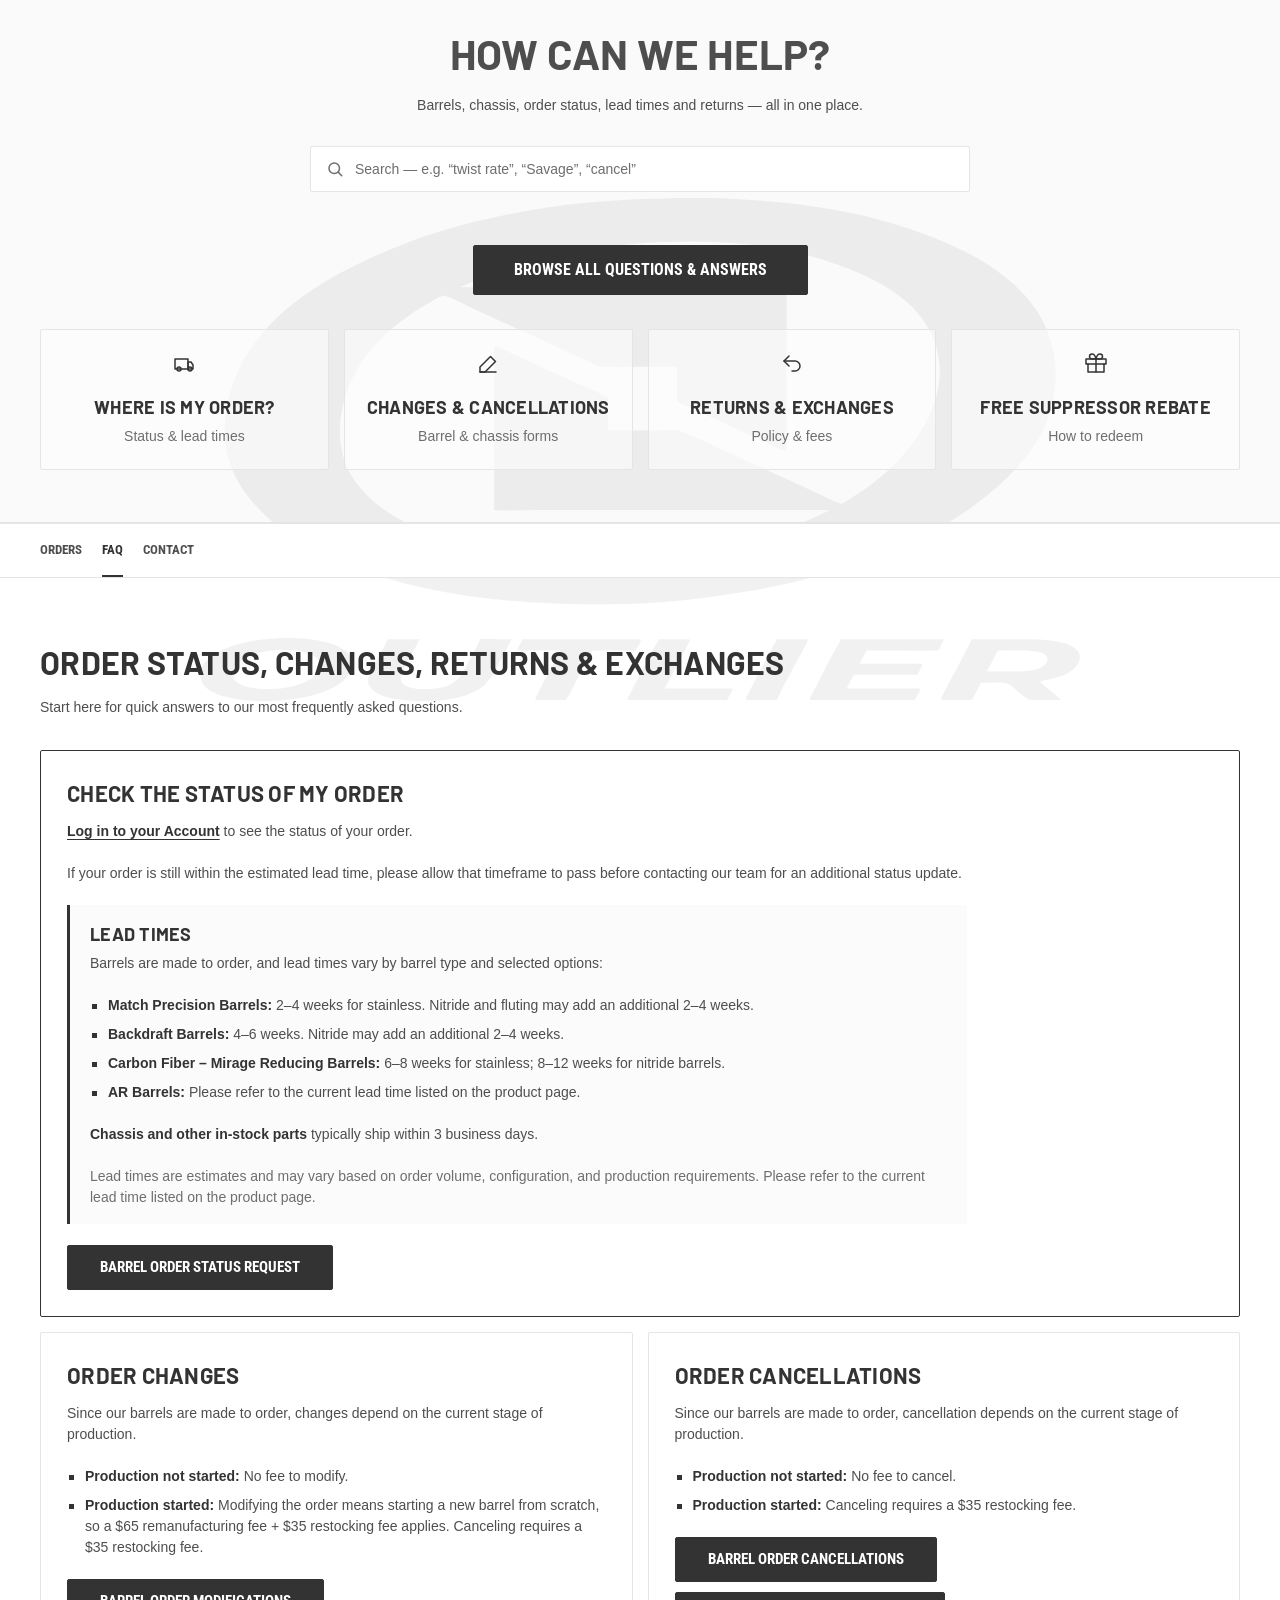
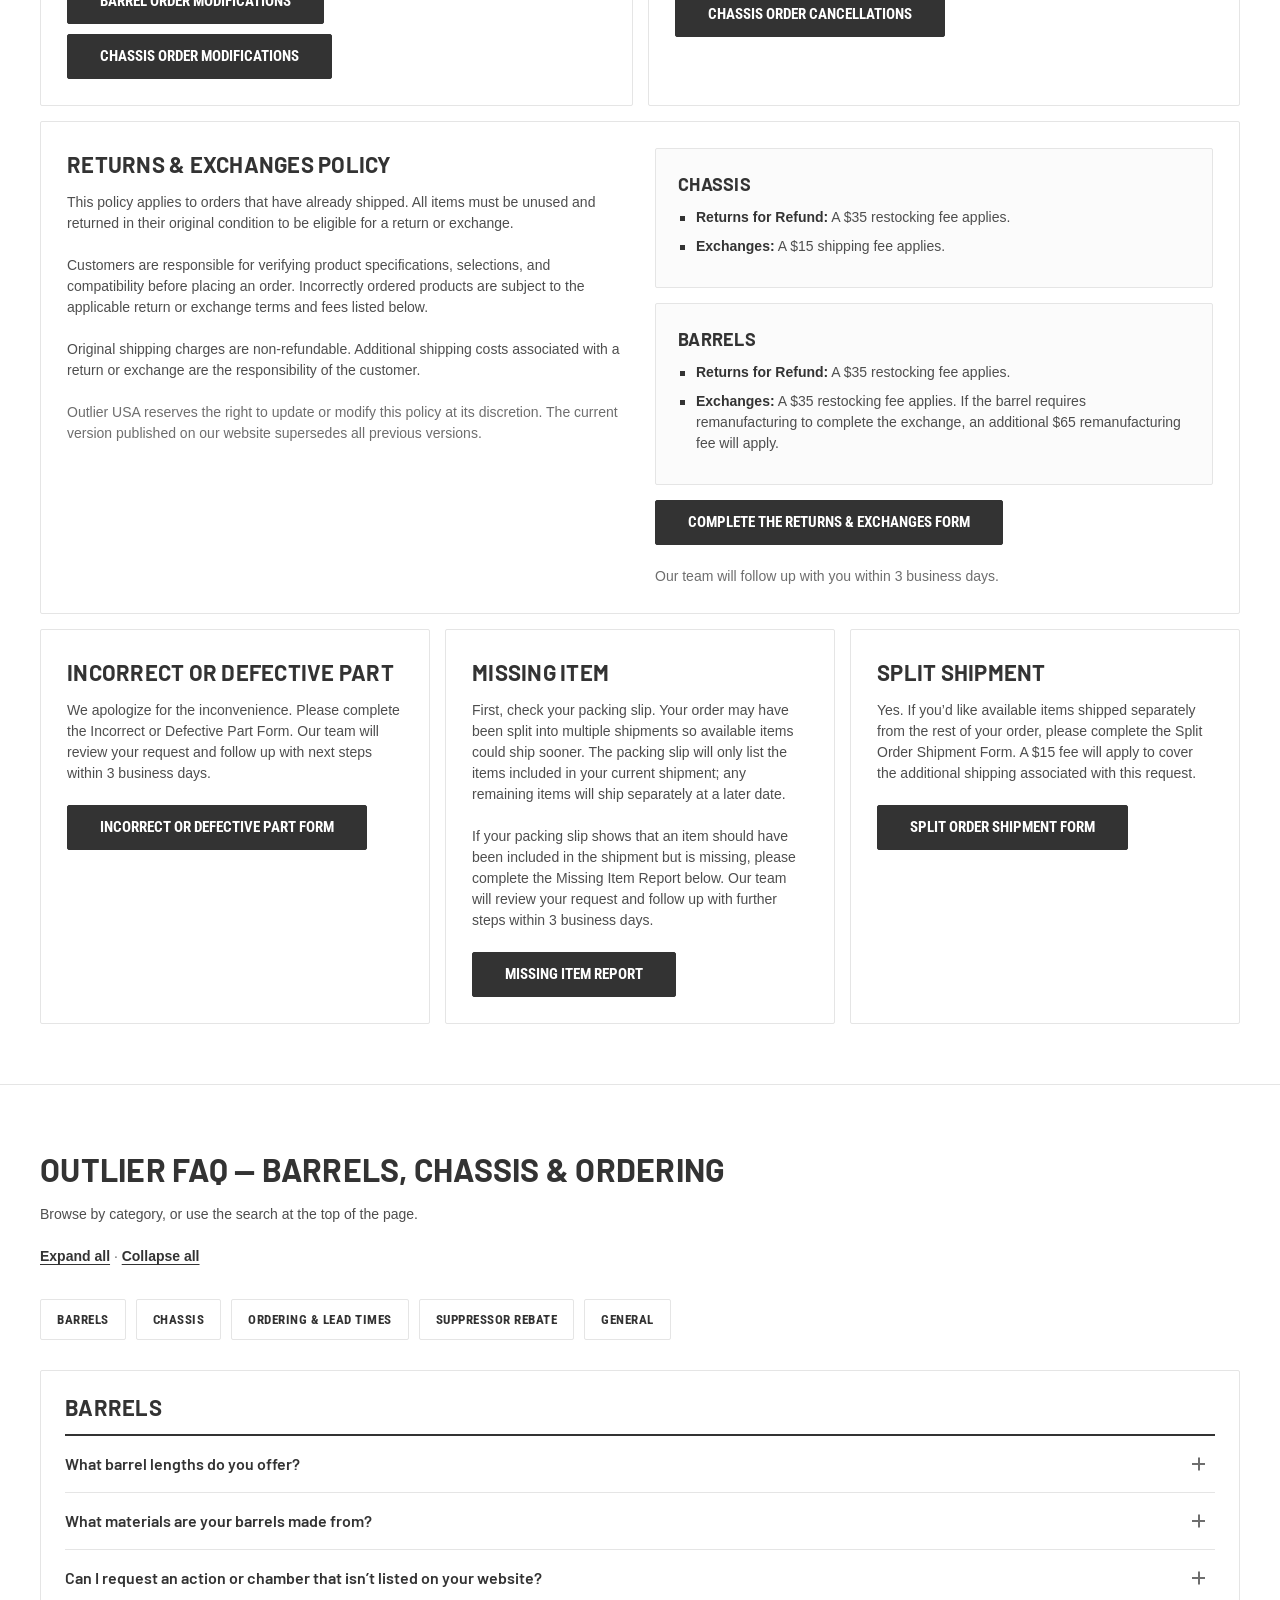
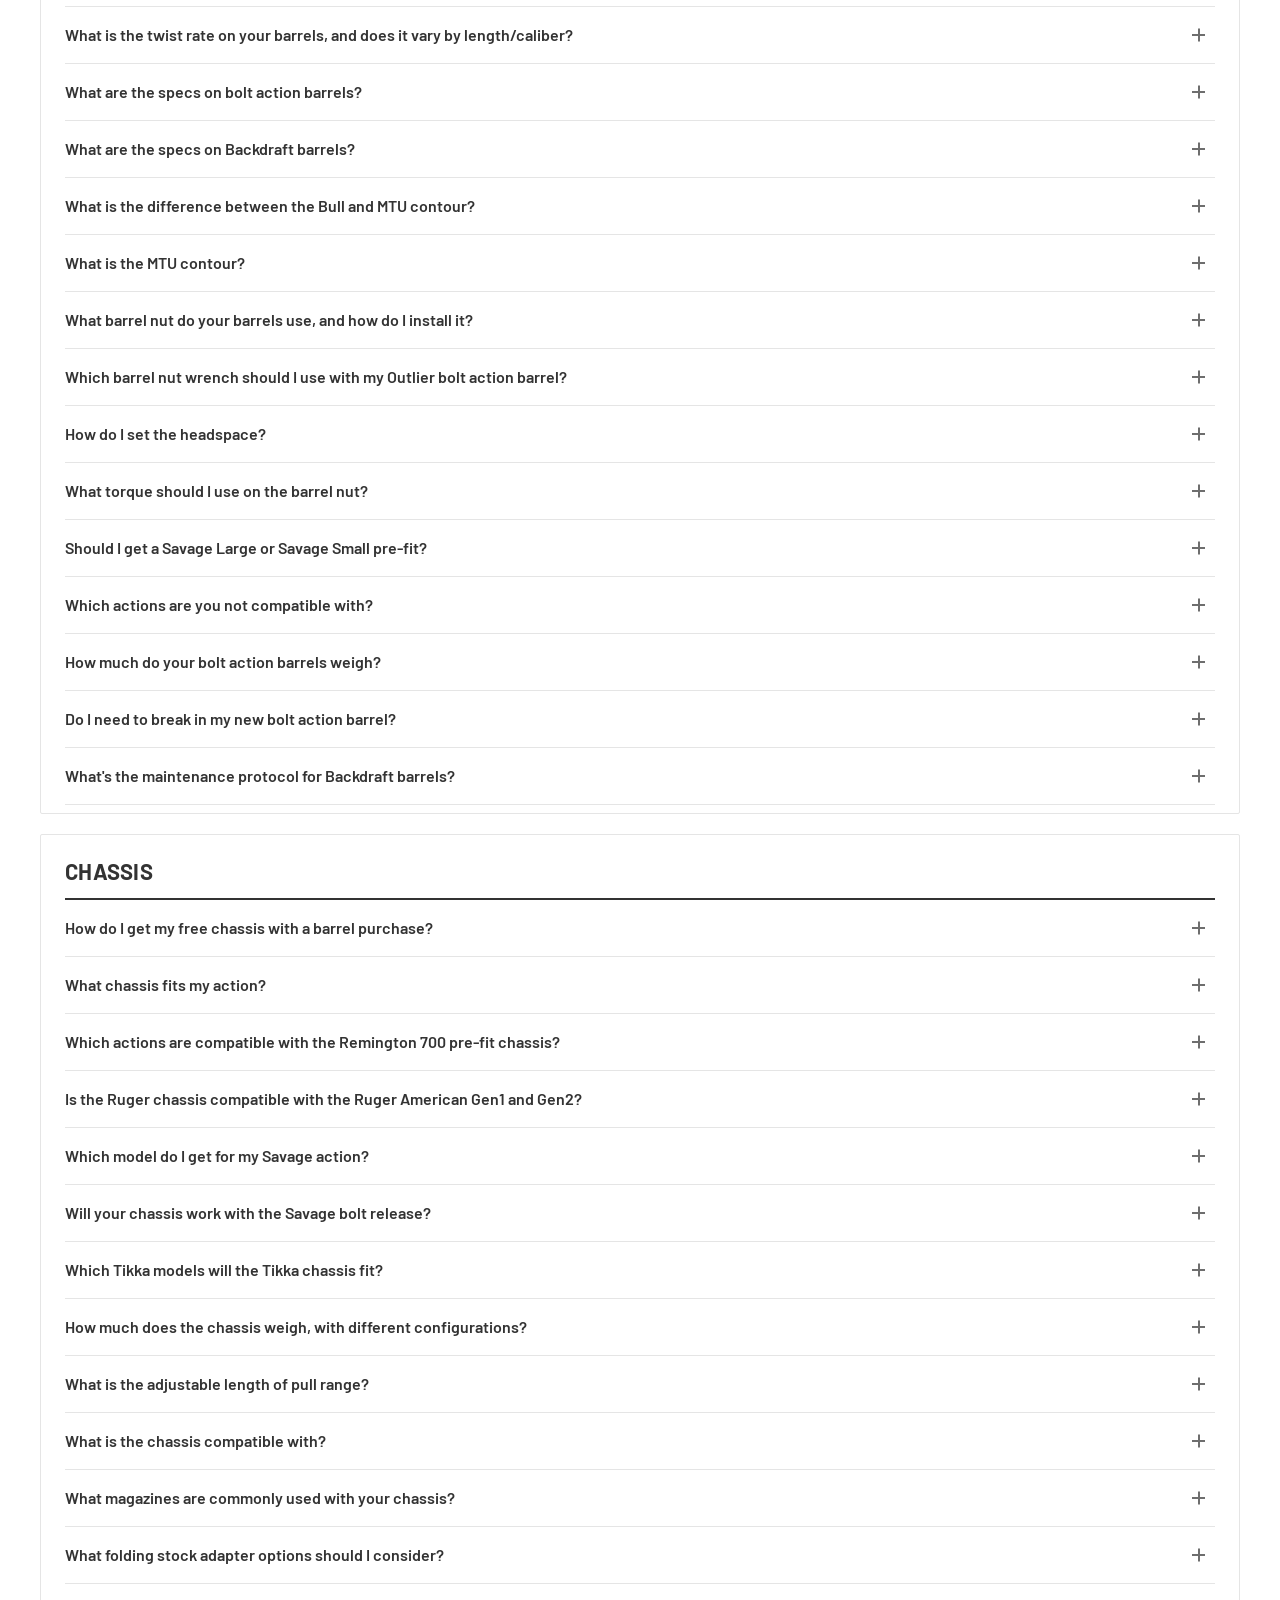
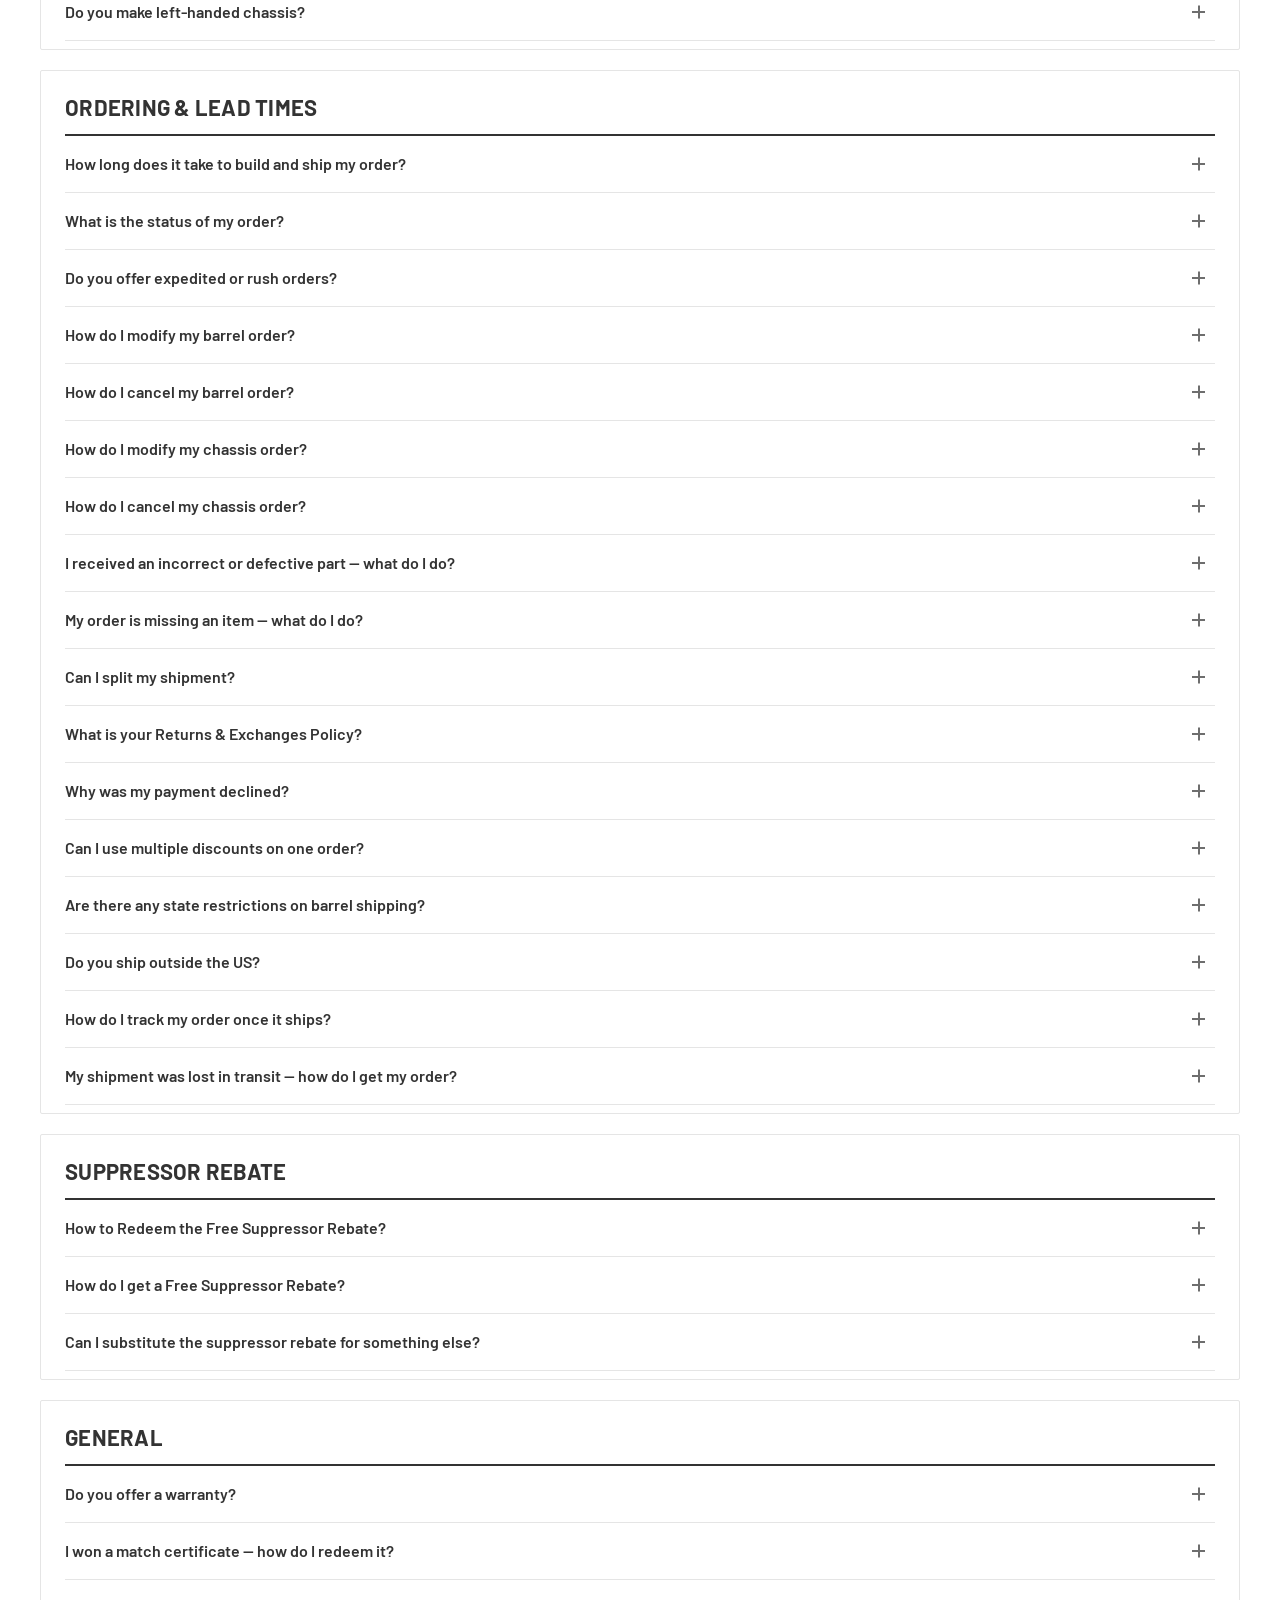
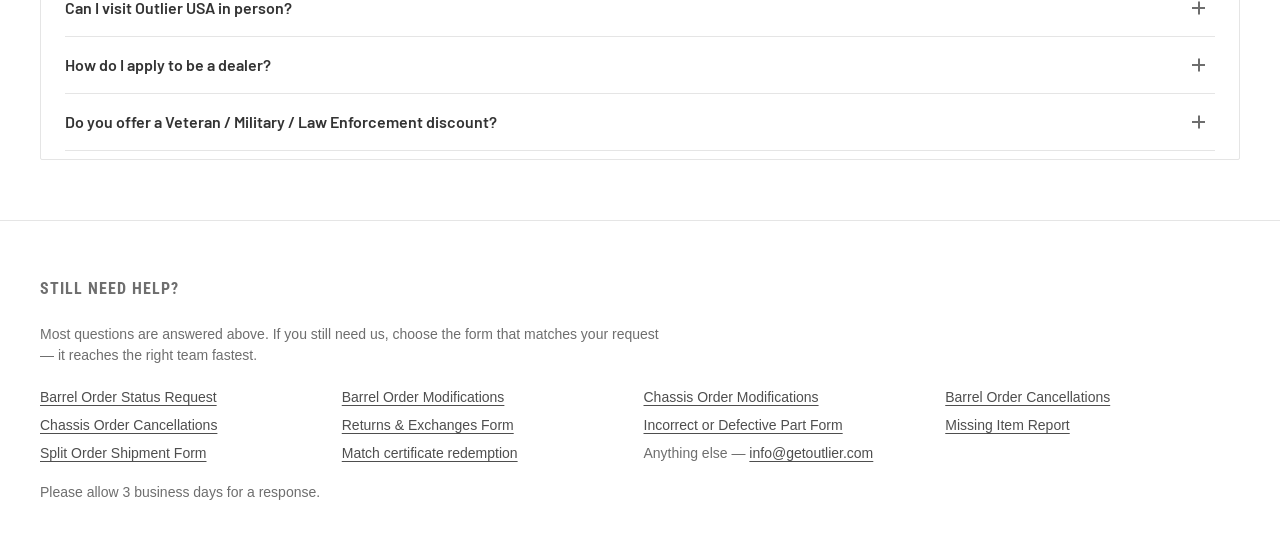
<file: index.html>
<!DOCTYPE html>
<html lang="en">
<head>
<meta charset="utf-8">
<meta name="viewport" content="width=device-width, initial-scale=1">
<title>Help Center | Outlier USA</title>
<meta name="description" content="Answers about Outlier barrels and chassis, order status, lead times, changes, cancellations, returns, exchanges and the Free Suppressor Rebate.">
<link rel="preconnect" href="https://fonts.googleapis.com">
<link rel="preconnect" href="https://fonts.gstatic.com" crossorigin>
<link href="https://fonts.googleapis.com/css?family=Roboto+Condensed:400,600,700%7CBarlow:400,600,700&display=swap" rel="stylesheet">
<link rel="stylesheet" href="styles.css?v=6">
<style>
body {
  margin: 0;
  background: #fff;
}
</style>
</head>
<body>

<div class="hc-root" id="hc-top">

  <!-- ============ HERO + SEARCH ============ -->
  <section class="hc-hero">
    <div class="hc-wrap">
      <h1>How can we help?</h1>
      <p class="hc-hero-sub">Barrels, chassis, order status, lead times and returns — all in one place.</p>

      <form class="hc-search" role="search" onsubmit="return false;">
        <label class="hc-sr" for="hc-q">Search the Help Center</label>
        <svg class="hc-search-icon" viewBox="0 0 24 24" aria-hidden="true"><circle cx="11" cy="11" r="7"></circle><line x1="16.5" y1="16.5" x2="21" y2="21"></line></svg>
        <input id="hc-q" type="search" placeholder="Search — e.g. “twist rate”, “Savage”, “cancel”" autocomplete="off">
        <button type="button" class="hc-search-clear" id="hc-search-clear" hidden aria-label="Clear search">&times;</button>
      </form>
      <p class="hc-search-status" id="hc-search-status" role="status" aria-live="polite"></p>

      <section class="hc-results" id="hc-results" hidden aria-labelledby="hc-results-title">
        <h2 class="hc-sr" id="hc-results-title">Search results</h2>
        <div id="hc-results-list"></div>
      </section>

      <p class="hc-hero-cta">
        <a class="hc-btn hc-btn-primary hc-btn-lg" href="#hc-faq">Browse all questions &amp; answers</a>
      </p>

      <div class="hc-tiles">
        <a class="hc-tile" href="#hc-order-status">
          <span class="hc-tile-icon" aria-hidden="true"><svg viewBox="0 0 24 24"><path d="M3 7h13v10H3z"/><path d="M16 10h3l2 3v4h-5z"/><circle cx="7" cy="17" r="2"/><circle cx="18" cy="17" r="2"/></svg></span>
          <span class="hc-tile-title">Where is my order?</span>
          <span class="hc-tile-sub">Status &amp; lead times</span>
        </a>
        <a class="hc-tile" href="#hc-order-changes">
          <span class="hc-tile-icon" aria-hidden="true"><svg viewBox="0 0 24 24"><path d="M4 20h16"/><path d="M14.5 4.5l5 5L9 20H4v-5z"/></svg></span>
          <span class="hc-tile-title">Changes &amp; Cancellations</span>
          <span class="hc-tile-sub">Barrel &amp; chassis forms</span>
        </a>
        <a class="hc-tile" href="#hc-returns">
          <span class="hc-tile-icon" aria-hidden="true"><svg viewBox="0 0 24 24"><path d="M9 14L4 9l5-5"/><path d="M4 9h11a5 5 0 0 1 0 10h-3"/></svg></span>
          <span class="hc-tile-title">Returns &amp; Exchanges</span>
          <span class="hc-tile-sub">Policy &amp; fees</span>
        </a>
        <a class="hc-tile" href="#faq-rebate-redeem">
          <span class="hc-tile-icon" aria-hidden="true"><svg viewBox="0 0 24 24"><path d="M20 12v8H4v-8"/><path d="M2 7h20v5H2z"/><path d="M12 20V7"/><path d="M12 7H8a2.5 2.5 0 0 1 0-5c3 0 4 5 4 5z"/><path d="M12 7h4a2.5 2.5 0 0 0 0-5c-3 0-4 5-4 5z"/></svg></span>
          <span class="hc-tile-title">Free Suppressor Rebate</span>
          <span class="hc-tile-sub">How to redeem</span>
        </a>
      </div>
    </div>
  </section>

  <nav class="hc-page-nav" aria-label="Help Center sections">
    <div class="hc-wrap hc-page-nav-inner">
      <a href="#hc-orders">Orders</a>
      <a href="#hc-faq">FAQ</a>
      <a href="#hc-contact">Contact</a>
    </div>
  </nav>

  <!-- ============ ORDER STATUS / CHANGES / RETURNS / EXCHANGES ============ -->
  <section class="hc-section hc-section-orders" id="hc-orders">
    <div class="hc-wrap">
      <header class="hc-section-head">
        <h2>Order Status, Changes, Returns &amp; Exchanges</h2>
        <p class="hc-section-lede">Start here for quick answers to our most frequently asked questions.</p>
      </header>

      <div class="hc-order-grid">

        <article class="hc-order-card hc-featured" id="hc-order-status">
          <h3>Check the Status of My Order</h3>
          <p><a class="hc-inline-link" href="https://getoutlier.com/products/account">Log in to your Account</a> to see the status of your order.</p>
          <p>If your order is still within the estimated lead time, please allow that timeframe to pass before contacting our team for an additional status update.</p>
          <div class="hc-callout">
            <p class="hc-callout-title">Lead times</p>
            <p>Barrels are made to order, and lead times vary by barrel type and selected options:</p>
            <ul class="hc-tick-list">
              <li><strong>Match Precision Barrels:</strong> 2–4 weeks for stainless. Nitride and fluting may add an additional 2–4 weeks.</li>
              <li><strong>Backdraft Barrels:</strong> 4–6 weeks. Nitride may add an additional 2–4 weeks.</li>
              <li><strong>Carbon Fiber – Mirage Reducing Barrels:</strong> 6–8 weeks for stainless; 8–12 weeks for nitride barrels.</li>
              <li><strong>AR Barrels:</strong> Please refer to the current lead time listed on the product page.</li>
            </ul>
            <p><strong>Chassis and other in-stock parts</strong> typically ship within 3 business days.</p>
            <p class="hc-fine">Lead times are estimates and may vary based on order volume, configuration, and production requirements. Please refer to the current lead time listed on the product page.</p>
          </div>
          <p class="hc-btn-stack"><a class="hc-btn hc-btn-primary" href="https://c5bz3.share-na2.hsforms.com/2Nm_izD8DQLWZYt_ZNI7I4Q" target="_blank" rel="noopener">Barrel Order Status Request</a></p>
        </article>

        <article class="hc-order-card" id="hc-order-changes">
          <h3>Order Changes</h3>
          <p>Since our barrels are made to order, changes depend on the current stage of production.</p>
          <ul class="hc-tick-list">
            <li><strong>Production not started:</strong> No fee to modify.</li>
            <li><strong>Production started:</strong> Modifying the order means starting a new barrel from scratch, so a $65 remanufacturing fee + $35 restocking fee applies. Canceling requires a $35 restocking fee.</li>
          </ul>
          <p class="hc-btn-stack">
            <a class="hc-btn hc-btn-primary" href="https://c5bz3.share-na2.hsforms.com/2Bm9rQU9ATR6jeXVV5l7aeA" target="_blank" rel="noopener">Barrel Order Modifications</a>
            <a class="hc-btn hc-btn-primary" href="https://c5bz3.share-na2.hsforms.com/2YYVvFDpkQRWdZuyCDu2fIw" target="_blank" rel="noopener">Chassis Order Modifications</a>
          </p>
        </article>

        <article class="hc-order-card" id="hc-order-cancel">
          <h3>Order Cancellations</h3>
          <p>Since our barrels are made to order, cancellation depends on the current stage of production.</p>
          <ul class="hc-tick-list">
            <li><strong>Production not started:</strong> No fee to cancel.</li>
            <li><strong>Production started:</strong> Canceling requires a $35 restocking fee.</li>
          </ul>
          <p class="hc-btn-stack">
            <a class="hc-btn hc-btn-primary" href="https://c5bz3.share-na2.hsforms.com/27S5rJ0VaTDmnYXL458cGEA" target="_blank" rel="noopener">Barrel Order Cancellations</a>
            <a class="hc-btn hc-btn-primary" href="https://c5bz3.share-na2.hsforms.com/2ehkNuUehRJGgfRLpx_NhGg" target="_blank" rel="noopener">Chassis Order Cancellations</a>
          </p>
        </article>

        <article class="hc-order-card hc-wide" id="hc-returns">
          <div class="hc-two-up">
            <div>
              <h3>Returns &amp; Exchanges Policy</h3>
              <p>This policy applies to orders that have already shipped. All items must be unused and returned in their original condition to be eligible for a return or exchange.</p>
              <p>Customers are responsible for verifying product specifications, selections, and compatibility before placing an order. Incorrectly ordered products are subject to the applicable return or exchange terms and fees listed below.</p>
              <p>Original shipping charges are non-refundable. Additional shipping costs associated with a return or exchange are the responsibility of the customer.</p>
              <p class="hc-fine">Outlier USA reserves the right to update or modify this policy at its discretion. The current version published on our website supersedes all previous versions.</p>
            </div>
            <div>
              <div class="hc-fee-card">
                <h4>Chassis</h4>
                <ul class="hc-tick-list">
                  <li><strong>Returns for Refund:</strong> A $35 restocking fee applies.</li>
                  <li><strong>Exchanges:</strong> A $15 shipping fee applies.</li>
                </ul>
              </div>
              <div class="hc-fee-card">
                <h4>Barrels</h4>
                <ul class="hc-tick-list">
                  <li><strong>Returns for Refund:</strong> A $35 restocking fee applies.</li>
                  <li><strong>Exchanges:</strong> A $35 restocking fee applies. If the barrel requires remanufacturing to complete the exchange, an additional $65 remanufacturing fee will apply.</li>
                </ul>
              </div>
              <p class="hc-btn-stack"><a class="hc-btn hc-btn-primary" href="https://share-na2.hsforms.com/1XMQ7-T6oQo2SZWtDXuy5Ngc5bz3" target="_blank" rel="noopener">Complete the Returns &amp; Exchanges Form</a></p>
              <p class="hc-fine">Our team will follow up with you within 3 business days.</p>
            </div>
          </div>
        </article>

        <article class="hc-order-card" id="hc-defective">
          <h3>Incorrect or Defective Part</h3>
          <p>We apologize for the inconvenience. Please complete the Incorrect or Defective Part Form. Our team will review your request and follow up with next steps within 3 business days.</p>
          <p class="hc-btn-stack"><a class="hc-btn hc-btn-primary" href="https://c5bz3.share-na2.hsforms.com/27KskekuGRcaRLHhTtfo0PQ" target="_blank" rel="noopener">Incorrect or Defective Part Form</a></p>
        </article>

        <article class="hc-order-card" id="hc-missing">
          <h3>Missing Item</h3>
          <p>First, check your packing slip. Your order may have been split into multiple shipments so available items could ship sooner. The packing slip will only list the items included in your current shipment; any remaining items will ship separately at a later date.</p>
          <p>If your packing slip shows that an item should have been included in the shipment but is missing, please complete the Missing Item Report below. Our team will review your request and follow up with further steps within 3 business days.</p>
          <p class="hc-btn-stack"><a class="hc-btn hc-btn-primary" href="https://c5bz3.share-na2.hsforms.com/2rqVrkBZDTmGRYdY_9SuEXg" target="_blank" rel="noopener">Missing Item Report</a></p>
        </article>

        <article class="hc-order-card" id="hc-split">
          <h3>Split Shipment</h3>
          <p>Yes. If you’d like available items shipped separately from the rest of your order, please complete the Split Order Shipment Form. A $15 fee will apply to cover the additional shipping associated with this request.</p>
          <p class="hc-btn-stack"><a class="hc-btn hc-btn-primary" href="https://c5bz3.share-na2.hsforms.com/2EcD-ewBFRzO_aoH5iOB8vw" target="_blank" rel="noopener">Split Order Shipment Form</a></p>
        </article>

      </div>
    </div>
  </section>

  <!-- ============ FAQ ============ -->
  <section class="hc-section hc-section-faq" id="hc-faq">
    <div class="hc-wrap">
      <header class="hc-section-head">
        <h2>Outlier FAQ — Barrels, Chassis &amp; Ordering</h2>
        <p class="hc-section-lede">Browse by category, or use the search at the top of the page.</p>
        <div class="hc-faq-tools">
          <button type="button" class="hc-link-btn" data-expand="#hc-faq">Expand all</button>
          <span aria-hidden="true">·</span>
          <button type="button" class="hc-link-btn" data-collapse="#hc-faq">Collapse all</button>
        </div>
      </header>

      <nav class="hc-cat-jump" aria-label="FAQ categories">
        <a href="#faq-barrels">Barrels</a>
        <a href="#faq-chassis">Chassis</a>
        <a href="#faq-ordering">Ordering &amp; Lead Times</a>
        <a href="#faq-rebate">Suppressor Rebate</a>
        <a href="#faq-general">General</a>
      </nav>

      <!-- ---------- Barrels ---------- -->
      <div class="hc-faq-cat" id="faq-barrels">
        <h3 class="hc-faq-cat-title">Barrels</h3>

        <details class="hc-faq-item" id="faq-barrel-lengths"><summary>What barrel lengths do you offer?</summary><div class="hc-faq-a">
          <p>Match Precision barrels: 16 ", 18", 20", 22", 24", and 26"</p>
          <p>Backdraft barrels: 26"</p>
          <p>Carbon Fiber - Mirage Reducing Barrel: 20”, 26”</p>
        </div></details>

        <details class="hc-faq-item" id="faq-barrel-materials"><summary>What materials are your barrels made from?</summary><div class="hc-faq-a">
          <p>Premium 416R stainless steel.</p>
        </div></details>

        <details class="hc-faq-item" id="faq-custom-chamber"><summary>Can I request an action or chamber that isn’t listed on your website?</summary><div class="hc-faq-a">
          <p>Our barrels are chambered and threaded only in the configurations listed on our website. Due to our current machining and programming processes, we’re unable to accommodate custom chambering, threading, or other custom product requests.</p>
          <p>If you need a configuration we don’t currently offer, you can purchase a <strong>complete barrel blank</strong> and have it chambered and threaded by a qualified gunsmith. Barrels must either be ordered as a complete blank or fully chambered and threaded by Outlier USA.</p>
        </div></details>

        <details class="hc-faq-item" id="faq-twist-rate"><summary>What is the twist rate on your barrels, and does it vary by length/caliber?</summary><div class="hc-faq-a">
          <p>Twist rate varies by caliber (consistent across lengths within that caliber)</p>
          <table class="hc-data-table">
            <caption class="hc-sr">Twist rate by caliber</caption>
            <thead><tr><th scope="col">Caliber / Platform</th><th scope="col">Twist Rate</th></tr></thead>
            <tbody>
              <tr><td>6mm / .243</td><td>1:7</td></tr>
              <tr><td>6.5mm / .264</td><td>1:7</td></tr>
              <tr><td>7mm / .284</td><td>1:8</td></tr>
              <tr><td>7.62mm / .308</td><td>1:8</td></tr>
              <tr><td>AR9</td><td>1:10"</td></tr>
              <tr><td>AR15</td><td>1:8"</td></tr>
              <tr><td>AR10</td><td>1:7" or 1:8" — depending on caliber</td></tr>
            </tbody>
          </table>
        </div></details>

        <details class="hc-faq-item" id="faq-bolt-specs"><summary>What are the specs on bolt action barrels?</summary><div class="hc-faq-a">
          <p>All bolt action barrels are 1.2" outer diameter (OD), either straight bull or MTU contour, unshouldered, with 5/8-24 TPI muzzle threading.</p>
        </div></details>

        <details class="hc-faq-item" id="faq-backdraft-specs"><summary>What are the specs on Backdraft barrels?</summary><div class="hc-faq-a">
          <p>All Backdraft barrels have a 1.20" OD across all calibers, with the exception of AR9 and AR15 barrels, which have a 1.0" OD.</p>
        </div></details>

        <details class="hc-faq-item" id="faq-bull-vs-mtu"><summary>What is the difference between the Bull and MTU contour?</summary><div class="hc-faq-a">
          <p>The Bull contour is a straight contour, holding the same 1.2" OD along its full length. The MTU contour has a slight taper toward the end of the barrel.</p>
        </div></details>

        <details class="hc-faq-item" id="faq-mtu"><summary>What is the MTU contour?</summary><div class="hc-faq-a">
          <p>MTU stands for Marksmanship Training Unit — the contour was designed to the specs that the Marksmanship Unit requested for their rifles. Chamber diameter is 1.20", and muzzle diameter grows as the barrel gets shorter:</p>
          <table class="hc-data-table">
            <caption class="hc-sr">MTU muzzle diameter by barrel length</caption>
            <thead><tr><th scope="col">Length</th><th scope="col">Muzzle Diameter</th></tr></thead>
            <tbody>
              <tr><td>26"</td><td>.93"</td></tr>
              <tr><td>24"</td><td>.97"</td></tr>
              <tr><td>22"</td><td>1.01"</td></tr>
              <tr><td>20"</td><td>1.05"</td></tr>
              <tr><td>18"</td><td>1.09"</td></tr>
              <tr><td>16.5"</td><td>1.13"</td></tr>
            </tbody>
          </table>
        </div></details>

        <details class="hc-faq-item" id="faq-barrel-nut"><summary>What barrel nut do your barrels use, and how do I install it?</summary><div class="hc-faq-a">
          <p>All bolt action barrels come with a proprietary barrel nut fitted to the selected pre-fit. The nut is 1.30" across the flats — you can use any 1.30" open-end wrench or straight claw crowfoot to install the barrel. To set headspace, make sure you have a known-good set of headspace gauges.</p>
        </div></details>

        <details class="hc-faq-item" id="faq-wrench"><summary>Which barrel nut wrench should I use with my Outlier bolt action barrel?</summary><div class="hc-faq-a">
          <p>A 33mm (1.30") crowfoot wrench — <a class="hc-inline-link" href="https://www.amazon.com/TIBOO-DAY-Crowfoot-Wrench-Metric/dp/B0GY1KTQWK" target="_blank" rel="noopener">here's a link to one on Amazon</a>.</p>
        </div></details>

        <details class="hc-faq-item" id="faq-headspace"><summary>How do I set the headspace?</summary><div class="hc-faq-a">
          <p>Our barrels use the provided barrel nut to set headspace. You'll need a known-good set of headspace gauges, a 33mm open-end wrench, and a barrel vice. If you are not comfortable with the installation or headspacing process, we recommend having a qualified gunsmith perform the installation.</p>
        </div></details>

        <details class="hc-faq-item" id="faq-torque"><summary>What torque should I use on the barrel nut?</summary><div class="hc-faq-a">
          <p>For our barrel nut system, we recommend 40–55 ft-lbs of torque for most receivers. We do not recommend using the receiver manufacturer’s barrel torque specification, as those specifications are typically intended for a shouldered barrel installation rather than a barrel nut system.</p>
        </div></details>

        <details class="hc-faq-item" id="faq-savage-prefit"><summary>Should I get a Savage Large or Savage Small pre-fit?</summary><div class="hc-faq-a">
          <p>Most Savage rifles use the Savage Small Shank. To confirm which pre-fit you need, measure your existing barrel nut to determine whether your rifle uses a Small or Large Shank.</p>
          <ul class="hc-tick-list">
            <li><strong>Small Shank:</strong> barrel is 1.055", nut is 7/8" wide</li>
            <li><strong>Large Shank:</strong> barrel is 1.120", nut is 5/8" wide</li>
          </ul>
        </div></details>

        <details class="hc-faq-item" id="faq-not-compatible"><summary>Which actions are you not compatible with?</summary><div class="hc-faq-a">
          <p>Common actions we do not accommodate are Browning X-Bolt, Coup de Grace, Defiance, Curtis, and Faxon FX7.</p>
        </div></details>

        <details class="hc-faq-item" id="faq-barrel-weight"><summary>How much do your bolt action barrels weigh?</summary><div class="hc-faq-a">
          <p>Weights are estimates only and vary by caliber — lightest is .30 bore, heaviest is .243 bore.</p>
          <div class="hc-table-scroll" role="region" aria-label="Bolt action barrel weights" tabindex="0">
            <table class="hc-data-table hc-wide-table">
              <caption class="hc-sr">Bolt action barrel weights by contour and length</caption>
              <thead><tr><th scope="col">Contour</th><th scope="col">16.5"</th><th scope="col">18"</th><th scope="col">20"</th><th scope="col">22"</th><th scope="col">24"</th><th scope="col">26"</th></tr></thead>
              <tbody>
                <tr><th scope="row">MTU, fluted</th><td>3 lb 11 oz</td><td>3 lb 14 oz</td><td>4 lb 1 oz</td><td>4 lb 4 oz</td><td>4 lb 7 oz</td><td>5 lb 0 oz</td></tr>
                <tr><th scope="row">MTU</th><td>4 lb 2 oz</td><td>4 lb 5 oz</td><td>5 lb 2 oz</td><td>5 lb 4 oz</td><td>5 lb 12 oz</td><td>6 lb 1 oz</td></tr>
                <tr><th scope="row">Bull contour, fluted</th><td>3 lb 13 oz</td><td>4 lb 1 oz</td><td>4 lb 6 oz</td><td>4 lb 13 oz</td><td>5 lb 4 oz</td><td>5 lb 9 oz</td></tr>
                <tr><th scope="row">Bull contour</th><td>4 lb 11 oz</td><td>5 lb 2 oz</td><td>5 lb 13 oz</td><td>6 lb 7 oz</td><td>6 lb 14 oz</td><td>7 lb 8 oz</td></tr>
              </tbody>
            </table>
          </div>
        </div></details>

        <details class="hc-faq-item" id="faq-break-in"><summary>Do I need to break in my new bolt action barrel?</summary><div class="hc-faq-a">
          <p>No special break-in process is required — clean it to your liking and go shoot.</p>
        </div></details>

        <details class="hc-faq-item" id="faq-backdraft-maintenance"><summary>What's the maintenance protocol for Backdraft barrels?</summary><div class="hc-faq-a">
          <p>For optimal performance and reduced carbon buildup, apply one squirt of Backdraft Carbon Defense into each of the 3 barrel channels before shooting, and again after shooting. A sample bottle will be included with your barrel order.</p>
          <p>Backdraft Carbon Defense is a water-based carbon solvent designed to help reduce carbon fouling and unburnt particulate accumulation within the barrel channel system. Regular use helps protect against buildup to ensure clean and safe operation.</p>
          <p>After shooting, allow the barrel to cool before applying cleaner. Excess residue may be removed with compressed air, patches, or a cleaning brush as needed.</p>
        </div></details>
      </div>

      <!-- ---------- Chassis ---------- -->
      <div class="hc-faq-cat" id="faq-chassis">
        <h3 class="hc-faq-cat-title">Chassis</h3>

        <details class="hc-faq-item" id="faq-free-chassis"><summary>How do I get my free chassis with a barrel purchase?</summary><div class="hc-faq-a">
          <p>Add the chassis of your choice to your cart along with your barrel. The chassis discount will be automatically applied at checkout, making the chassis free.</p>
        </div></details>

        <details class="hc-faq-item" id="faq-chassis-fit"><summary>What chassis fits my action?</summary><div class="hc-faq-a">
          <p>Chassis compatibility depends on your specific action and configuration. Review our most common compatibility questions below.</p>
        </div></details>

        <details class="hc-faq-item" id="faq-rem700"><summary>Which actions are compatible with the Remington 700 pre-fit chassis?</summary><div class="hc-faq-a">
          <p>The Remington 700 pre-fit shares the same footprint across: Rem 700 SA, Aero Solus, Bergara, Christensen Arms, Curtis, Faxon FX7, Impact, Terminus Zeus, and Weatherby 307.</p>
        </div></details>

        <details class="hc-faq-item" id="faq-ruger"><summary>Is the Ruger chassis compatible with the Ruger American Gen1 and Gen2?</summary><div class="hc-faq-a">
          <p>Yes. The Gen1 and Gen2 does not change the action/chassis footprint interface.</p>
        </div></details>

        <details class="hc-faq-item" id="faq-savage-model"><summary>Which model do I get for my Savage action?</summary><div class="hc-faq-a">
          <p>Savage SA and Savage LA have different footprints, so you'll need to pick the right one for your action:</p>
          <ul class="hc-tick-list">
            <li><strong>Savage SA:</strong> Model 110-10, 11, 12, 14, 16 — 3.0" magwell, for small cartridges</li>
            <li><strong>Savage LA:</strong> Model 110, 111, 112, 114, 116 — 3.715"/3.850" magwell, for large cartridges</li>
          </ul>
          <p>Savage Axis - both short and long actions share the same footprint. The only thing that changes is magwell length: short action 3.0" vs. long action 3.56".</p>
        </div></details>

        <details class="hc-faq-item" id="faq-savage-release"><summary>Will your chassis work with the Savage bolt release?</summary><div class="hc-faq-a">
          <p>Our chassis is designed to work with both top and bottom bolt release designs. The bottom release can be engaged through the side slot in the chassis (tool not included).</p>
        </div></details>

        <details class="hc-faq-item" id="faq-tikka"><summary>Which Tikka models will the Tikka chassis fit?</summary><div class="hc-faq-a">
          <p>T, T1, T3, and T3x — both short action 3.0”, and long action 3.56”, differing by magwell length.</p>
        </div></details>

        <details class="hc-faq-item" id="faq-chassis-weight"><summary>How much does the chassis weigh, with different configurations?</summary><div class="hc-faq-a">
          <table class="hc-data-table">
            <caption class="hc-sr">Chassis weight by component and option</caption>
            <thead><tr><th scope="col">Component</th><th scope="col">Option</th><th scope="col">Weight</th></tr></thead>
            <tbody>
              <tr><td>Stock</td><td>Standard / Light</td><td>23.0oz</td></tr>
              <tr><td>Stock</td><td>Heavy</td><td>38.0oz</td></tr>
              <tr><td>Rail</td><td>7.5" Rail</td><td>4.5oz</td></tr>
              <tr><td>Rail</td><td>10.5" Rail</td><td>6.6oz</td></tr>
              <tr><td>Rail</td><td>15.5" Rail</td><td>9.0oz</td></tr>
              <tr><td>Bag rider</td><td>Wedge</td><td>2.6oz</td></tr>
              <tr><td>Bag rider</td><td>Single post</td><td>2.8oz</td></tr>
              <tr><td>Bag rider</td><td>Heavy</td><td>15.3oz</td></tr>
            </tbody>
          </table>
        </div></details>

        <details class="hc-faq-item" id="faq-lop"><summary>What is the adjustable length of pull range?</summary><div class="hc-faq-a">
          <p>13.25" to 15.75".</p>
        </div></details>

        <details class="hc-faq-item" id="faq-chassis-compat"><summary>What is the chassis compatible with?</summary><div class="hc-faq-a">
          <p>All of our chassis are designed to work with AICS magazines, AR-type carbine buffer tubes (both commercial and Mil-Spec), and AR-type grips without a beavertail.</p>
        </div></details>

        <details class="hc-faq-item" id="faq-magazines"><summary>What magazines are commonly used with your chassis?</summary><div class="hc-faq-a">
          <p>Our chassis are designed around Accurate-Mag AICS steel magazines. MDT magazines are also a great compatible option. Check out <a class="hc-inline-link" href="https://mdttac.com/" target="_blank" rel="noopener">Mdttac.com</a> and <a class="hc-inline-link" href="https://accurate-mag.com/" target="_blank" rel="noopener">accurate-mag.com</a>.</p>
          <table class="hc-data-table">
            <caption class="hc-sr">Commonly used magazines and their length</caption>
            <thead><tr><th scope="col">Magazine</th><th scope="col">Length</th></tr></thead>
            <tbody>
              <tr><td>.223 (AI), MDT Metal &amp; Poly</td><td>3.0"</td></tr>
              <tr><td>6mm ARC, MDT Metal</td><td>3.0"</td></tr>
              <tr><td>.308 Win, Accurate Metal</td><td>3.0"</td></tr>
              <tr><td>.308 Win / 6.5 Creedmoor, MDT Metal</td><td>3.0"</td></tr>
              <tr><td>300 WSM / 6.5 PRC, MDT Metal</td><td>3.0"</td></tr>
              <tr><td>.30-06 / 6.5 &amp; 7 PRC, MDT Metal</td><td>3.56"</td></tr>
              <tr><td>300 Win Mag / 7mm Mag, Accurate</td><td>3.715"</td></tr>
              <tr><td>300 Win Mag / 7mm Mag, MDT Metal</td><td>3.715"</td></tr>
              <tr><td>300 WSM / 6.5 PRC, MDT</td><td>3.715"</td></tr>
              <tr><td>.30-06, Accurate Metal</td><td>3.715"</td></tr>
              <tr><td>.30-06, MDT Metal</td><td>3.715"</td></tr>
              <tr><td>300 Ultra Mag / 7 PRC, Accurate</td><td>3.715"</td></tr>
              <tr><td>300 PRC / 7 PRC, MDT Metal</td><td>3.85"</td></tr>
              <tr><td>300 Ultra Mag, Accurate (CIP)</td><td>3.85"</td></tr>
              <tr><td>300 Weatherby Magnum, MDT (CIP)</td><td>3.85"</td></tr>
            </tbody>
          </table>
        </div></details>

        <details class="hc-faq-item" id="faq-folding-adapter"><summary>What folding stock adapter options should I consider?</summary><div class="hc-faq-a">
          <ul class="hc-tick-list">
            <li><a class="hc-inline-link" href="https://mdttac.com/products/folding-stock-adapter?variant=59071478759505" target="_blank" rel="noopener">Carbine to Carbine stock adapter</a></li>
            <li><a class="hc-inline-link" href="https://mdttac.com/products/folding-stock-adapter?variant=59071478693969" target="_blank" rel="noopener">Carbine to Fixed stock adapter</a></li>
          </ul>
        </div></details>

        <details class="hc-faq-item" id="faq-left-hand"><summary>Do you make left-handed chassis?</summary><div class="hc-faq-a">
          <p>Not at this time.</p>
        </div></details>
      </div>

      <!-- ---------- Ordering & Lead Times ---------- -->
      <div class="hc-faq-cat" id="faq-ordering">
        <h3 class="hc-faq-cat-title">Ordering &amp; Lead Times</h3>

        <details class="hc-faq-item" id="faq-lead-times"><summary>How long does it take to build and ship my order?</summary><div class="hc-faq-a">
          <p>Barrels are made to order, and lead times vary by barrel type and selected options:</p>
          <ul class="hc-tick-list">
            <li><strong>Match Precision Barrels:</strong> 2–4 weeks for stainless. Nitride and fluting may add an additional 2–4 weeks.</li>
            <li><strong>Backdraft Barrels:</strong> 4–6 weeks. Nitride may add an additional 2–4 weeks.</li>
            <li><strong>Carbon Fiber – Mirage Reducing Barrels:</strong> 6–8 weeks for stainless; 8–12 weeks for nitride barrels.</li>
            <li><strong>AR Barrels:</strong> Please refer to the current lead time listed on the product page.</li>
          </ul>
          <p><strong>Chassis and other in-stock parts</strong> typically ship within 3 business days.</p>
          <p>Lead times are estimates and may vary based on order volume, configuration, and production requirements. Please refer to the current lead time listed on the product page.</p>
        </div></details>

        <details class="hc-faq-item" id="faq-order-status"><summary>What is the status of my order?</summary><div class="hc-faq-a">
          <p><a class="hc-inline-link" href="https://getoutlier.com/products/account">Log in to your Account</a> to see the status of your order.</p>
          <p>If your order is still within the estimated lead time, please allow that timeframe to pass before contacting our team for an additional status update.</p>
          <p class="hc-btn-stack"><a class="hc-btn hc-btn-primary" href="https://c5bz3.share-na2.hsforms.com/2Nm_izD8DQLWZYt_ZNI7I4Q" target="_blank" rel="noopener">Barrel Order Status Request</a></p>
        </div></details>

        <details class="hc-faq-item" id="faq-rush"><summary>Do you offer expedited or rush orders?</summary><div class="hc-faq-a">
          <p>We do not offer expedited orders — barrels are built on a first-in, first-out basis, depending on the specific model.</p>
        </div></details>

        <details class="hc-faq-item" id="faq-modify-barrel"><summary>How do I modify my barrel order?</summary><div class="hc-faq-a">
          <p>Since our barrels are made to order, changes depend on the current stage of production.</p>
          <ul class="hc-tick-list">
            <li><strong>Production not started:</strong> No fee to modify.</li>
            <li><strong>Production started:</strong> Modifying the order means starting a new barrel from scratch, so a $65 remanufacturing fee + $35 restocking fee applies. Canceling requires a $35 restocking fee.</li>
          </ul>
          <p class="hc-btn-stack"><a class="hc-btn hc-btn-primary" href="https://c5bz3.share-na2.hsforms.com/2Bm9rQU9ATR6jeXVV5l7aeA" target="_blank" rel="noopener">Barrel Order Modifications</a></p>
        </div></details>

        <details class="hc-faq-item" id="faq-cancel-barrel"><summary>How do I cancel my barrel order?</summary><div class="hc-faq-a">
          <p>Since our barrels are made to order, cancellation depends on the current stage of production.</p>
          <ul class="hc-tick-list">
            <li><strong>Production not started:</strong> No fee to cancel.</li>
            <li><strong>Production started:</strong> Canceling requires a $35 restocking fee.</li>
          </ul>
          <p class="hc-btn-stack"><a class="hc-btn hc-btn-primary" href="https://c5bz3.share-na2.hsforms.com/27S5rJ0VaTDmnYXL458cGEA" target="_blank" rel="noopener">Barrel Order Cancellations</a></p>
        </div></details>

        <details class="hc-faq-item" id="faq-modify-chassis"><summary>How do I modify my chassis order?</summary><div class="hc-faq-a">
          <p class="hc-btn-stack"><a class="hc-btn hc-btn-primary" href="https://c5bz3.share-na2.hsforms.com/2YYVvFDpkQRWdZuyCDu2fIw" target="_blank" rel="noopener">Chassis Order Modifications</a></p>
        </div></details>

        <details class="hc-faq-item" id="faq-cancel-chassis"><summary>How do I cancel my chassis order?</summary><div class="hc-faq-a">
          <p class="hc-btn-stack"><a class="hc-btn hc-btn-primary" href="https://c5bz3.share-na2.hsforms.com/2ehkNuUehRJGgfRLpx_NhGg" target="_blank" rel="noopener">Chassis Order Cancellations</a></p>
        </div></details>

        <details class="hc-faq-item" id="faq-defective"><summary>I received an incorrect or defective part — what do I do?</summary><div class="hc-faq-a">
          <p>We apologize for the inconvenience. Please complete the Incorrect or Defective Part Form. Our team will review your request and follow up with next steps within 3 business days.</p>
          <p class="hc-btn-stack"><a class="hc-btn hc-btn-primary" href="https://c5bz3.share-na2.hsforms.com/27KskekuGRcaRLHhTtfo0PQ" target="_blank" rel="noopener">Incorrect or Defective Part Form</a></p>
        </div></details>

        <details class="hc-faq-item" id="faq-missing"><summary>My order is missing an item — what do I do?</summary><div class="hc-faq-a">
          <p>First, check your packing slip. Your order may have been split into multiple shipments so available items could ship sooner. The packing slip will only list the items included in your current shipment; any remaining items will ship separately at a later date.</p>
          <p>If your packing slip shows that an item should have been included in the shipment but is missing, please complete the Missing Item Report below. Our team will review your request and follow up with further steps within 3 business days.</p>
          <p class="hc-btn-stack"><a class="hc-btn hc-btn-primary" href="https://c5bz3.share-na2.hsforms.com/2rqVrkBZDTmGRYdY_9SuEXg" target="_blank" rel="noopener">Missing Item Report</a></p>
        </div></details>

        <details class="hc-faq-item" id="faq-split"><summary>Can I split my shipment?</summary><div class="hc-faq-a">
          <p>Yes. If you’d like available items shipped separately from the rest of your order, please complete the Split Order Shipment Form. A $15 fee will apply to cover the additional shipping associated with this request.</p>
          <p class="hc-btn-stack"><a class="hc-btn hc-btn-primary" href="https://c5bz3.share-na2.hsforms.com/2EcD-ewBFRzO_aoH5iOB8vw" target="_blank" rel="noopener">Split Order Shipment Form</a></p>
        </div></details>

        <details class="hc-faq-item" id="faq-returns"><summary>What is your Returns &amp; Exchanges Policy?</summary><div class="hc-faq-a">
          <p>This policy applies to orders that have already shipped. All items must be unused and returned in their original condition to be eligible for a return or exchange.</p>
          <p>Customers are responsible for verifying product specifications, selections, and compatibility before placing an order. Incorrectly ordered products are subject to the applicable return or exchange terms and fees listed below.</p>
          <p>Original shipping charges are non-refundable. Additional shipping costs associated with a return or exchange are the responsibility of the customer.</p>
          <p>Outlier USA reserves the right to update or modify this policy at its discretion. The current version published on our website supersedes all previous versions.</p>
          <h4>Chassis</h4>
          <ul class="hc-tick-list">
            <li><strong>Returns for Refund:</strong> A $35 restocking fee applies.</li>
            <li><strong>Exchanges:</strong> A $15 shipping fee applies.</li>
          </ul>
          <h4>Barrels</h4>
          <ul class="hc-tick-list">
            <li><strong>Returns for Refund:</strong> A $35 restocking fee applies.</li>
            <li><strong>Exchanges:</strong> A $35 restocking fee applies. If the barrel requires remanufacturing to complete the exchange, an additional $65 remanufacturing fee will apply.</li>
          </ul>
          <p class="hc-btn-stack"><a class="hc-btn hc-btn-primary" href="https://share-na2.hsforms.com/1XMQ7-T6oQo2SZWtDXuy5Ngc5bz3" target="_blank" rel="noopener">Complete the Returns &amp; Exchanges Form</a></p>
          <p>Our team will follow up with you within 3 business days.</p>
        </div></details>

        <details class="hc-faq-item" id="faq-payment-declined"><summary>Why was my payment declined?</summary><div class="hc-faq-a">
          <p>Payment declines are most commonly caused by a billing address mismatch. Make sure the billing address entered at checkout matches the address your card issuer has on file. If your payment is still declined, please contact your card issuer to verify your information and determine the reason for the decline.</p>
        </div></details>

        <details class="hc-faq-item" id="faq-discounts"><summary>Can I use multiple discounts on one order?</summary><div class="hc-faq-a">
          <p>No. Only one discount or promotional offer may be applied per order. Discounts and promotions cannot be combined or stacked.</p>
        </div></details>

        <details class="hc-faq-item" id="faq-state-restrictions"><summary>Are there any state restrictions on barrel shipping?</summary><div class="hc-faq-a">
          <p>We can ship barrels directly to customers in all states except California.</p>
          <p>California customers must order their barrel through a local FFL dealer. Please contact your local dealer for assistance with placing your order.</p>
        </div></details>

        <details class="hc-faq-item" id="faq-international"><summary>Do you ship outside the US?</summary><div class="hc-faq-a">
          <p>Due to ITAR and EAR regulations, we do not ship outside the US.</p>
        </div></details>

        <details class="hc-faq-item" id="faq-tracking"><summary>How do I track my order once it ships?</summary><div class="hc-faq-a">
          <p>You will receive a shipping notification with a tracking number once the order has shipped.</p>
        </div></details>

        <details class="hc-faq-item" id="faq-lost"><summary>My shipment was lost in transit — how do I get my order?</summary><div class="hc-faq-a">
          <p>Occasionally UPS may take extra time to scan in a package or may run late. If you believe your package is lost, or there's been no tracking movement, please allow two weeks from the last update before taking further action. If there's still no movement after two weeks, please file a claim with UPS and contact us at <em>info@getoutlier.com</em>.</p>
        </div></details>
      </div>

      <!-- ---------- Suppressor Rebate ---------- -->
      <div class="hc-faq-cat" id="faq-rebate">
        <h3 class="hc-faq-cat-title">Suppressor Rebate</h3>

        <details class="hc-faq-item" id="faq-rebate-redeem"><summary>How to Redeem the Free Suppressor Rebate?</summary><div class="hc-faq-a">
          <ol class="hc-num-list">
            <li>Once you have a redemption code, visit <a class="hc-inline-link" href="https://backdraftsuppressors.com/" target="_blank" rel="noopener">BackdraftSuppressors.com</a></li>
            <li>Select a 4” Hunter, or upgrade to 6”, 8”, or steel Poacher for an additional cost.</li>
            <li>Select the required HUB Adapter*.</li>
            <li>Enter the rebate code at checkout.</li>
            <li>Select your preferred FFL/SOT Dealer for suppressor transfer.</li>
            <li>Complete checkout and pay all required charges, including any upgrade cost, HUB Adapter, shipping and taxes.</li>
          </ol>
          <p class="hc-fine">*Please note: Shipping, the required HUB Adapter, state taxes and any FFL/SOT dealer-related fees are the responsibility of the customer.</p>
          <p>For Terms &amp; Conditions, visit: <a class="hc-inline-link" href="https://backdraftsuppressors.com/redemption/" target="_blank" rel="noopener">backdraftsuppressors.com/redemption/</a></p>
        </div></details>

        <details class="hc-faq-item" id="faq-rebate-get"><summary>How do I get a Free Suppressor Rebate?</summary><div class="hc-faq-a">
          <p>When you purchase an Outlier barrel or chassis, you’ll receive an email with your Free Suppressor Rebate code. If you don’t see the email in your inbox, please check your spam or junk folder.</p>
        </div></details>

        <details class="hc-faq-item" id="faq-rebate-substitute"><summary>Can I substitute the suppressor rebate for something else?</summary><div class="hc-faq-a">
          <p>No. The Free Suppressor Rebate has no cash value and cannot be exchanged, substituted, or applied toward other products.</p>
        </div></details>
      </div>

      <!-- ---------- General ---------- -->
      <div class="hc-faq-cat" id="faq-general">
        <h3 class="hc-faq-cat-title">General</h3>

        <details class="hc-faq-item" id="faq-warranty"><summary>Do you offer a warranty?</summary><div class="hc-faq-a">
          <p>Yes — all items carry a lifetime warranty.</p>
        </div></details>

        <details class="hc-faq-item" id="faq-match-certificate"><summary>I won a match certificate — how do I redeem it?</summary><div class="hc-faq-a">
          <p>Congratulations! Select the link below that corresponds with the match certificate you received and complete the redemption form. Our team will review your submission and follow up with the next steps for placing your order.</p>
          <p class="hc-btn-stack">
            <a class="hc-btn hc-btn-primary" href="https://c5bz3.share-na2.hsforms.com/2mF1oIkHCTRyoIiFPPrFHOw" target="_blank" rel="noopener">Chassis</a>
            <a class="hc-btn hc-btn-primary" href="https://c5bz3.share-na2.hsforms.com/2HVTVD7dlSWGBnOK8AMUOCA" target="_blank" rel="noopener">Match Precision or Backdraft Barrel</a>
            <a class="hc-btn hc-btn-primary" href="https://c5bz3.share-na2.hsforms.com/2K2sxY9EJT263s6Msjq2UPQ" target="_blank" rel="noopener">Suppressor</a>
          </p>
        </div></details>

        <details class="hc-faq-item" id="faq-visit"><summary>Can I visit Outlier USA in person?</summary><div class="hc-faq-a">
          <p>Our facility is a manufacturing, shipping, and receiving facility only — we do not have a storefront at this time.</p>
        </div></details>

        <details class="hc-faq-item" id="faq-dealer"><summary>How do I apply to be a dealer?</summary><div class="hc-faq-a">
          <p>Go to <a class="hc-inline-link" href="https://dealers.getoutlier.com/" target="_blank" rel="noopener">Outlier USA Dealers</a> to inquire.</p>
        </div></details>

        <details class="hc-faq-item" id="faq-military"><summary>Do you offer a Veteran / Military / Law Enforcement discount?</summary><div class="hc-faq-a">
          <p>We do not offer a broad discount, since we keep our prices as low as possible for everyone.</p>
          <p>We do offer an Official Use Only discount for qualifying Military and Law Enforcement purchases. To request this discount, please email <a class="hc-inline-link" href="mailto:info@getoutlier.com"><strong>info@getoutlier.com</strong></a> with a signed document on official department or agency letterhead confirming that the product is being purchased for official duty use and not personal use.</p>
        </div></details>
      </div>
    </div>
  </section>

  <!-- ============ CONTACT (intentionally low-emphasis) ============ -->
  <section class="hc-section hc-section-contact" id="hc-contact">
    <div class="hc-wrap">
      <h2 class="hc-contact-title">Still need help?</h2>
      <p class="hc-contact-lede">Most questions are answered above. If you still need us, choose the form that matches your request — it reaches the right team fastest.</p>
      <ul class="hc-contact-list">
        <li><a href="https://c5bz3.share-na2.hsforms.com/2Nm_izD8DQLWZYt_ZNI7I4Q" target="_blank" rel="noopener">Barrel Order Status Request</a></li>
        <li><a href="https://c5bz3.share-na2.hsforms.com/2Bm9rQU9ATR6jeXVV5l7aeA" target="_blank" rel="noopener">Barrel Order Modifications</a></li>
        <li><a href="https://c5bz3.share-na2.hsforms.com/2YYVvFDpkQRWdZuyCDu2fIw" target="_blank" rel="noopener">Chassis Order Modifications</a></li>
        <li><a href="https://c5bz3.share-na2.hsforms.com/27S5rJ0VaTDmnYXL458cGEA" target="_blank" rel="noopener">Barrel Order Cancellations</a></li>
        <li><a href="https://c5bz3.share-na2.hsforms.com/2ehkNuUehRJGgfRLpx_NhGg" target="_blank" rel="noopener">Chassis Order Cancellations</a></li>
        <li><a href="https://share-na2.hsforms.com/1XMQ7-T6oQo2SZWtDXuy5Ngc5bz3" target="_blank" rel="noopener">Returns &amp; Exchanges Form</a></li>
        <li><a href="https://c5bz3.share-na2.hsforms.com/27KskekuGRcaRLHhTtfo0PQ" target="_blank" rel="noopener">Incorrect or Defective Part Form</a></li>
        <li><a href="https://c5bz3.share-na2.hsforms.com/2rqVrkBZDTmGRYdY_9SuEXg" target="_blank" rel="noopener">Missing Item Report</a></li>
        <li><a href="https://c5bz3.share-na2.hsforms.com/2EcD-ewBFRzO_aoH5iOB8vw" target="_blank" rel="noopener">Split Order Shipment Form</a></li>
        <li><a href="#faq-match-certificate">Match certificate redemption</a></li>
        <li>Anything else — <a href="mailto:info@getoutlier.com">info@getoutlier.com</a></li>
      </ul>
      <p class="hc-contact-fine">Please allow 3 business days for a response.</p>
    </div>
  </section>

  <button type="button" class="hc-to-top" id="hc-to-top" hidden aria-label="Back to top">&uarr;</button>
</div>

<script src="app.js?v=5"></script>
</body>
</html>
</file>
<file: styles.css>
/* ==========================================================================
   Outlier USA — Help Center
   Styled identically to the Backdraft Suppressors Help Center
   (backdraftsuppressors.com/help-center/): Barlow 700 uppercase headings,
   Roboto Condensed nav/buttons, Helvetica body at 14/21, #4e4e4e text on
   white, #333 buttons, 2px radii, the Outlier watermark behind the page.
   The rules are that page's rules, one for one.

   Two differences, both forced by Ecwid rather than chosen:

   1. Every class carries the hc- prefix and every rule sits under .hc-root,
      so the Ecwid theme can't reach in and nothing leaks out.
   2. No at-rules. An Ecwid "Embed & Custom Code" section containing a media
      query is dropped silently, markup and all. Each of Backdraft's
      max-width: 720px rules is rewritten as an exact step instead:

        clamp(PHONE, (100vw - 720.5px) * 9999, DESKTOP)

      Below 720.5px the middle term is hugely negative and the phone value
      wins; above it, hugely positive and the desktop value wins. Same
      breakpoint, same values, no ramp in between. 100vw is what a media
      query measures, so the switch lands on the same pixel.
      Reduced motion is read in app.js, which then never adds the motion
      class; the entrance uses transitions, not keyframes.
   ========================================================================== */

.hc-root {
  --bg:          #ffffff;
  --bg-alt:      #f9f9f9;
  --ink:         #333333;
  --text:        #4e4e4e;
  --muted:       #6e6e6e;   /* theme uses #989898; darkened to clear WCAG AA on white */
  --line:        #e5e5e5;
  --line-soft:   #ebebeb;

  /* Cards sit over the watermark, so they are slightly translucent. */
  --panel:       rgba(255, 255, 255, .55);
  --panel-alt:   rgba(249, 249, 249, .62);

  --radius:      2px;
  --wrap:        1230px;
  --gutter:      15px;

  --head: Barlow, Arial, Helvetica, sans-serif;
  --cond: "Roboto Condensed", Arial, Helvetica, sans-serif;
  --body: Helvetica, Arial, sans-serif;

  /* The phone/desktop switch, as a length: hugely negative below 720.5px,
     hugely positive above. */
  --hc-up: calc((100vw - 720.5px) * 9999);

  /* Watermark and background need a stacking context of their own:
     without it the z-index -1 layer lands beneath the root's background. */
  position: relative;
  z-index: 0;
  overflow-x: hidden;
  background: var(--bg);
  color: var(--text);
  font-family: var(--body);
  font-size: 14px;
  line-height: 21px;
  text-align: left;
  -webkit-font-smoothing: antialiased;
}

.hc-root *,
.hc-root *::before,
.hc-root *::after { box-sizing: border-box; }

.hc-root input,
.hc-root input[type="search"],
.hc-root button { box-sizing: border-box; }

/* `display: grid` on an element beats the hidden attribute, so make it win. */
.hc-root [hidden] { display: none !important; }

/* ---------- Brand watermark ----------
   The Outlier oval over the wide OUTLIER wordmark, the same mark and tone
   as behind the product shots. The layer covers the page and no more;
   `background-attachment: fixed` keeps the mark still while the page
   scrolls, and the element clips it. 88vw on a phone, min(880px, 72vw)
   above. */
.hc-root::before {
  content: "";
  position: absolute;
  inset: 0;
  z-index: -1;
  background: url("assets/watermark.svg") fixed center center no-repeat;
  background-size: max(min(880px, 72vw), clamp(0px, (720.5px - 100vw) * 9999, 88vw)) auto;
  /* On the product shots the mark sits at #f1f1f1 on white — black at ~5.5%.
     Read through bands painted at 80% alpha it is cut to a fifth, so it is
     laid down five times heavier to land on the same tone. */
  opacity: .27;
  pointer-events: none;
}

/* ---------- Guard ----------
   A theme that styles bare elements beats inheritance from the root, so
   restate the essentials on the elements themselves. */
.hc-root p,
.hc-root li,
.hc-root td,
.hc-root th,
.hc-root summary,
.hc-root input,
.hc-root button,
.hc-root label {
  font-family: var(--body);
  font-size: 14px;
  line-height: 21px;
  letter-spacing: normal;
  text-transform: none;
}

.hc-root p,
.hc-root li,
.hc-root td { color: var(--text); }

.hc-root ul,
.hc-root ol { margin: 0 0 21px; padding: 0; }

.hc-root .hc-wrap {
  width: 100%;
  max-width: var(--wrap);
  margin-inline: auto;
  padding-inline: var(--gutter);
}

.hc-root .hc-sr {
  position: absolute;
  width: 1px;
  height: 1px;
  padding: 0;
  margin: -1px;
  overflow: hidden;
  clip: rect(0 0 0 0);
  white-space: nowrap;
  border: 0;
}

.hc-root :focus-visible { outline: 2px solid var(--ink); outline-offset: 2px; }

/* ---------- Headings ---------- */
.hc-root h1,
.hc-root h2,
.hc-root h3,
.hc-root h4 {
  font-family: var(--head);
  font-weight: 700;
  text-transform: uppercase;
  letter-spacing: .25px;
  color: var(--ink);
  margin: 0 0 11px;
}

/* 42/63 like the store's page heading, but never wider than the column it
   sits in, so "HOW CAN WE HELP?" stays on one line. Measured against the
   hero (a size container), not the viewport. */
.hc-root h1 {
  font-size: min(42px, calc((100vw - 60px) * 0.1085));
  font-size: min(42px, calc((100cqi - 30px) * 0.1085));
  line-height: 1.5;
  margin-bottom: 21px;
}

/* 32/48 and 22/33; 24/34 and 19/28 on a phone. */
.hc-root h2 {
  font-size: clamp(24px, var(--hc-up), 32px);
  line-height: clamp(34px, var(--hc-up), 48px);
}

.hc-root h3 {
  font-size: clamp(19px, var(--hc-up), 22px);
  line-height: clamp(28px, var(--hc-up), 33px);
}

.hc-root h4 { font-size: 18px; line-height: 26px; }

.hc-root p { margin: 0 0 21px; }
.hc-root p:last-child { margin-bottom: 0; }

.hc-root a { color: var(--text); }
.hc-root strong { font-weight: bold; }

.hc-root .hc-inline-link { color: var(--ink); font-weight: bold; text-underline-offset: 3px; }

/* ---------- Help Center section nav (sticky) ---------- */
.hc-root .hc-page-nav {
  position: sticky;
  top: 0;
  z-index: 40;
  background: #fff;
  border-top: 1px solid var(--line);
  border-bottom: 1px solid var(--line);
  transition: box-shadow .2s ease;
}

.hc-root .hc-page-nav.is-stuck { box-shadow: 0 2px 10px rgba(0, 0, 0, .08); }

/* Gaps 30 / 20 below 720px / 12 below 400px, as on Backdraft. */
.hc-root .hc-page-nav-inner {
  display: flex;
  gap: min(clamp(20px, var(--hc-up), 30px), clamp(12px, calc((100vw - 400.5px) * 9999), 20px));
  align-items: center;
  min-height: 48px;
  overflow-x: auto;
  scrollbar-width: none;
}

.hc-root .hc-page-nav-inner::-webkit-scrollbar { display: none; }

.hc-root .hc-page-nav a {
  font-family: var(--cond);
  font-size: 13px;
  font-weight: 700;
  line-height: 21px;
  text-transform: uppercase;
  color: var(--text);
  text-decoration: none;
  white-space: nowrap;
  padding: 15px 0;
  border-bottom: 2px solid transparent;
}

.hc-root .hc-page-nav a:hover,
.hc-root .hc-page-nav a.is-active { color: var(--ink); border-bottom-color: var(--ink); }

/* ---------- Hero ---------- */
.hc-root .hc-hero {
  /* The title measures itself against this band's width; see the h1 rule. */
  container-type: inline-size;
  padding: clamp(0px, var(--hc-up), 22px) 0 clamp(36px, var(--hc-up), 52px);
  background: rgba(249, 249, 249, .8);
  border-bottom: 1px solid var(--line);
  text-align: center;
}

/* Matched to `.page-heading` on the store: only the colour differs from
   the other headings. */
.hc-root .hc-hero h1 { margin-bottom: 10px; color: var(--text); }
.hc-root .hc-hero-sub { color: var(--text); max-width: 620px; margin: 0 auto 30px; }

/* ---------- Search ---------- */
.hc-root .hc-search { position: relative; max-width: 660px; margin: 0 auto; }

.hc-root .hc-search-icon {
  position: absolute;
  left: 16px;
  top: 50%;
  transform: translateY(-50%);
  width: 18px;
  height: 18px;
  fill: none;
  stroke: var(--muted);
  stroke-width: 2;
  stroke-linecap: round;
  pointer-events: none;
}

.hc-root .hc-search input {
  display: block;
  width: 100%;
  height: auto;
  margin: 0;
  padding: 14px 44px;
  background: #fff;
  border: 1px solid var(--line);
  border-radius: var(--radius);
  box-shadow: none;
  color: var(--text);
  line-height: normal;
  -webkit-appearance: none;
  appearance: none;
}

.hc-root .hc-search input::placeholder { color: var(--muted); }

.hc-root .hc-search input::-webkit-search-cancel-button,
.hc-root .hc-search input::-webkit-search-decoration { -webkit-appearance: none; appearance: none; }

.hc-root .hc-search input:focus { border-color: var(--ink); outline: none; }

.hc-root .hc-search-clear {
  position: absolute;
  right: 8px;
  top: 50%;
  transform: translateY(-50%);
  width: 30px;
  height: 30px;
  margin: 0;
  padding: 0;
  border: 0;
  border-radius: var(--radius);
  background: none;
  color: var(--muted);
  font-size: 20px;
  line-height: 1;
  cursor: pointer;
}

.hc-root .hc-search-clear:hover { color: var(--ink); }

.hc-root .hc-search-status { min-height: 21px; margin: 10px 0 0; color: var(--muted); }

.hc-root .hc-hero-cta {
  margin: 22px 0 0;
  display: flex;
  flex-wrap: wrap;
  gap: 10px;
  justify-content: center;
}

.hc-root .hc-hero-cta .hc-btn { text-align: center; }

/* ---------- Quick tiles ---------- */
.hc-root .hc-tiles {
  display: grid;
  gap: 15px;
  margin-top: 34px;
  grid-template-columns: repeat(auto-fit, minmax(210px, 1fr));
}

.hc-root .hc-tile {
  display: flex;
  flex-direction: column;
  align-items: center;
  text-align: center;
  padding: 22px 20px;
  background: var(--panel);
  border: 1px solid var(--line);
  border-radius: var(--radius);
  text-decoration: none;
  color: var(--text);
  transition: border-color .18s ease, box-shadow .18s ease, transform .18s ease;
}

.hc-root .hc-tile:hover {
  border-color: var(--ink);
  box-shadow: 0 4px 14px rgba(0, 0, 0, .09);
  transform: translateY(-3px);
}

.hc-root .hc-tile-icon { display: block; margin-bottom: 12px; }

.hc-root .hc-tile-icon svg {
  width: 24px;
  height: 24px;
  fill: none;
  stroke: var(--ink);
  stroke-width: 1.5;
  stroke-linecap: round;
  stroke-linejoin: round;
}

.hc-root .hc-tile-title {
  display: block;
  font-family: var(--head);
  font-weight: 700;
  font-size: 18px;
  line-height: 26px;
  text-transform: uppercase;
  letter-spacing: .25px;
  color: var(--ink);
  margin-bottom: 6px;
}

/* Pinned to the bottom, so titles of different lengths still leave their
   subtitles on one line across the row. */
.hc-root .hc-tile-sub { display: block; margin-top: auto; color: var(--muted); }

/* ---------- Sections ---------- */
.hc-root .hc-section {
  padding: clamp(40px, var(--hc-up), 60px) 0;
  scroll-margin-top: 50px;
}

.hc-root .hc-section-orders { background: rgba(255, 255, 255, .8); }

/* White, as Backdraft's FAQ band. There the grey guide band sits between
   orders and FAQ; with no guide here, the rule above is all that's left. */
.hc-root .hc-section-faq {
  background: rgba(255, 255, 255, .8);
  border-top: 1px solid var(--line);
}

.hc-root .hc-section-head { max-width: 780px; margin-bottom: 32px; }
.hc-root .hc-section-lede { color: var(--text); }

/* ---------- Order help cards ---------- */
.hc-root .hc-order-grid {
  /* Wrapping flex, not an auto-fit grid: a row of two (Changes, Cancellations)
     shares the full width instead of leaving an empty third column. */
  display: flex;
  flex-wrap: wrap;
  gap: 15px;
}

.hc-root .hc-order-card {
  flex: 1 1 290px;
  min-width: 0;
  background: var(--panel);
  border: 1px solid var(--line);
  border-radius: var(--radius);
  padding: 26px;
  scroll-margin-top: 64px;
}

.hc-root .hc-order-card.hc-featured,
.hc-root .hc-order-card.hc-wide { flex-basis: 100%; }

.hc-root .hc-order-card.hc-featured { border-color: var(--ink); }

.hc-root .hc-order-card.hc-featured p,
.hc-root .hc-order-card.hc-featured .hc-callout { max-width: 900px; }

.hc-root .hc-order-card h3,
.hc-root .hc-order-card strong { color: var(--ink); }

.hc-root .hc-btn-stack {
  display: flex;
  flex-direction: column;
  align-items: flex-start;
  gap: 10px;
}

.hc-root .hc-callout {
  background: var(--panel-alt);
  border-left: 3px solid var(--ink);
  padding: 16px 20px;
  margin: 21px 0;
}

.hc-root .hc-callout-title {
  font-family: var(--head);
  font-weight: 700;
  text-transform: uppercase;
  letter-spacing: .25px;
  font-size: 18px;
  line-height: 26px;
  color: var(--ink);
  margin-bottom: 6px;
}

/* The returns card: policy text beside the two fee panels. */
.hc-root .hc-two-up {
  display: grid;
  grid-template-columns: repeat(auto-fit, minmax(290px, 1fr));
  gap: 15px 30px;
  align-items: start;
}

.hc-root .hc-fee-card {
  background: var(--panel-alt);
  border: 1px solid var(--line);
  border-radius: var(--radius);
  padding: 22px;
  margin-bottom: 15px;
}

.hc-root .hc-fee-card h4 { margin-bottom: 10px; }
.hc-root .hc-fee-card .hc-tick-list { margin-bottom: 0; }

.hc-root .hc-tick-list { list-style: none; padding: 0; margin: 0 0 21px; }

.hc-root .hc-tick-list li {
  position: relative;
  padding-left: 18px;
  margin-bottom: 8px;
}

.hc-root .hc-tick-list li::before {
  content: "";
  position: absolute;
  left: 2px;
  top: 9px;
  width: 5px;
  height: 5px;
  background: var(--ink);
}

.hc-root .hc-num-list { list-style: decimal; padding-left: 22px; margin: 0 0 21px; }
.hc-root .hc-num-list li { margin-bottom: 8px; padding-left: 4px; }

.hc-root .hc-fine { color: var(--muted); }

/* ---------- Buttons ---------- */
.hc-root .hc-btn {
  display: inline-block;
  padding: 14px 32px;
  border-radius: var(--radius);
  text-decoration: none;
  font-family: var(--cond);
  font-size: 15px;
  font-weight: 700;
  text-transform: uppercase;
  line-height: 1;
  letter-spacing: normal;
  border: 1px solid var(--ink);
  transition: background .15s ease, color .15s ease;
}

.hc-root .hc-btn-primary { background: var(--ink); color: #fff; }
.hc-root .hc-btn-primary:hover { background: #000; border-color: #000; color: #fff; }
.hc-root .hc-btn-lg { padding: 16px 40px; font-size: 16px; }

/* ---------- Tables ---------- */
.hc-root .hc-table-scroll { overflow-x: auto; margin: 21px 0; }
.hc-root .hc-table-scroll .hc-data-table { margin: 0; }

.hc-root .hc-data-table { width: 100%; border-collapse: collapse; margin: 21px 0; }

/* 11px 15px, and 7px sides at 13px on a phone so tables fit instead of
   scrolling. */
.hc-root .hc-data-table th,
.hc-root .hc-data-table td {
  text-align: left;
  padding: 11px clamp(7px, var(--hc-up), 15px);
  font-size: clamp(13px, var(--hc-up), 14px);
  border-bottom: 1px solid var(--line-soft);
}

.hc-root .hc-data-table thead th {
  font-family: var(--cond);
  text-transform: uppercase;
  font-weight: 700;
  letter-spacing: .5px;
  color: var(--ink);
  background: var(--bg-alt);
  border-bottom: 1px solid var(--line);
}

.hc-root .hc-data-table tbody th { font-weight: bold; color: var(--ink); }
.hc-root .hc-data-table.hc-wide-table { min-width: 560px; }
.hc-root .hc-data-table.hc-wide-table td { white-space: nowrap; }

/* ---------- FAQ ---------- */
.hc-root .hc-faq-tools { margin-top: 12px; color: var(--muted); }

/* A 21px-tall link is a poor target for a finger. The padding gives it
   room and the negative margin takes the room back, so nothing moves —
   this replaces Backdraft's pointer: coarse rule. */
.hc-root .hc-link-btn {
  background: none;
  border: 0;
  margin: -9px 0;
  padding: 9px 0;
  cursor: pointer;
  color: var(--ink);
  font-weight: bold;
  text-decoration: underline;
  text-underline-offset: 3px;
}

.hc-root .hc-cat-jump { display: flex; flex-wrap: wrap; gap: 10px; margin-bottom: 30px; }

.hc-root .hc-cat-jump a {
  font-family: var(--cond);
  font-size: 13px;
  font-weight: 700;
  line-height: 21px;
  text-transform: uppercase;
  letter-spacing: .5px;
  color: var(--ink);
  text-decoration: none;
  border: 1px solid var(--line);
  border-radius: var(--radius);
  padding: 9px 16px;
  background: var(--panel);
}

.hc-root .hc-cat-jump a:hover { border-color: var(--ink); background: var(--ink); color: #fff; }

/* 20px 24px 8px; 16px 18px 6px on a phone. */
.hc-root .hc-faq-cat {
  margin-bottom: 20px;
  background: var(--panel);
  border: 1px solid var(--line);
  border-radius: var(--radius);
  padding: clamp(16px, var(--hc-up), 20px) clamp(18px, var(--hc-up), 24px) clamp(6px, var(--hc-up), 8px);
  scroll-margin-top: 64px;
}

.hc-root .hc-faq-cat:last-of-type { margin-bottom: 0; }

.hc-root .hc-faq-cat-title {
  font-size: 22px;
  color: var(--ink);
  padding-bottom: 10px;
  margin-bottom: 0;
  border-bottom: 2px solid var(--ink);
}

.hc-root .hc-faq-item { border-bottom: 1px solid var(--line); scroll-margin-top: 64px; }

.hc-root .hc-faq-item > summary {
  cursor: pointer;
  list-style: none;
  padding: 16px 44px 16px 0;
  position: relative;
  font-family: var(--head);
  font-weight: 600;
  font-size: 16px;
  line-height: 24px;
  color: var(--ink);
}

.hc-root .hc-faq-item > summary::-webkit-details-marker { display: none; }

.hc-root .hc-faq-item > summary::before,
.hc-root .hc-faq-item > summary::after {
  content: "";
  position: absolute;
  top: 50%;
  background: var(--muted);
  transition: transform .25s ease, background .15s ease;
}

.hc-root .hc-faq-item > summary::after {   /* horizontal bar */
  right: 10px;
  width: 13px;
  height: 2px;
  transform: translateY(-50%);
}

.hc-root .hc-faq-item > summary::before {  /* vertical bar, collapses to make a minus */
  right: 15.5px;
  width: 2px;
  height: 13px;
  transform: translateY(-50%) scaleY(1);
}

.hc-root .hc-faq-item[open] > summary::before { transform: translateY(-50%) scaleY(0); }

.hc-root .hc-faq-item > summary:hover::before,
.hc-root .hc-faq-item > summary:hover::after { background: var(--ink); }

.hc-root .hc-faq-item[open] > summary { color: var(--ink); transition: color .15s ease; }

/* The panel spans the container; the answer keeps a reading width. */
.hc-root .hc-faq-a { padding: 0 44px 20px 0; max-width: 820px; }
.hc-root .hc-faq-a p { margin-bottom: 14px; }
.hc-root .hc-faq-a p:last-child { margin-bottom: 0; }
.hc-root .hc-faq-a .hc-data-table,
.hc-root .hc-faq-a .hc-table-scroll { margin-top: 0; }
.hc-root .hc-faq-a h4 { margin: 18px 0 8px; }

.hc-root .hc-faq-item.is-animating .hc-faq-a {
  overflow: hidden;
  transition: height .28s cubic-bezier(.3, .7, .3, 1);
}

/* ---------- Search results ---------- */
.hc-root .hc-results {
  max-width: 820px;
  margin: 18px auto 0;
  text-align: left;
  background: var(--panel);
  border: 1px solid var(--line);
  border-radius: var(--radius);
  padding: 6px clamp(18px, var(--hc-up), 24px);
}

.hc-root .hc-result { border-bottom: 1px solid var(--line-soft); }
.hc-root .hc-result:last-of-type { border-bottom: 0; }

.hc-root .hc-result > summary {
  cursor: pointer;
  list-style: none;
  position: relative;
  padding: 15px 40px 15px 0;
  font-family: var(--head);
  font-weight: 600;
  font-size: 16px;
  line-height: 24px;
  color: var(--ink);
}

.hc-root .hc-result > summary::-webkit-details-marker { display: none; }

.hc-root .hc-result > summary::before,
.hc-root .hc-result > summary::after {
  content: "";
  position: absolute;
  top: 50%;
  background: var(--muted);
  transition: transform .25s ease;
}

.hc-root .hc-result > summary::after { right: 6px; width: 13px; height: 2px; transform: translateY(-50%); }
.hc-root .hc-result > summary::before { right: 11.5px; width: 2px; height: 13px; transform: translateY(-50%) scaleY(1); }
.hc-root .hc-result[open] > summary::before { transform: translateY(-50%) scaleY(0); }
.hc-root .hc-result-body { padding: 0 0 18px; }
.hc-root .hc-result-body p { margin-bottom: 12px; }
.hc-root .hc-result-more { margin-top: 14px; }
.hc-root .hc-result-more a { font-size: 13px; }
.hc-root .hc-result-none { padding: 16px 0; color: var(--text); }

/* ---------- Contact (deliberately quiet) ---------- */
.hc-root .hc-section-contact {
  background: rgba(255, 255, 255, .8);
  border-top: 1px solid var(--line);
  padding: 44px 0;
}

.hc-root .hc-contact-title {
  font-family: var(--cond);
  font-size: 16px;
  /* Backdraft's h2 line height, which this title inherits there: 48px, 34px on phones */
  line-height: clamp(34px, var(--hc-up), 48px);
  letter-spacing: 1px;
  color: var(--muted);
}

.hc-root .hc-contact-lede { color: var(--muted); max-width: 620px; }

.hc-root .hc-contact-list {
  list-style: none;
  padding: 0;
  margin: 18px 0 0;
  display: grid;
  gap: 7px;
  grid-template-columns: repeat(auto-fit, minmax(270px, 1fr));
}

.hc-root .hc-contact-list li { color: var(--muted); margin: 0; }
.hc-root .hc-contact-list a { color: var(--text); text-underline-offset: 3px; }
.hc-root .hc-contact-list a:hover { color: var(--ink); }
.hc-root .hc-contact-fine { margin-top: 18px; color: var(--muted); }

/* ---------- Back to top ---------- */
.hc-root .hc-to-top {
  position: fixed;
  right: 20px;
  bottom: 20px;
  z-index: 40;
  width: 42px;
  height: 42px;
  margin: 0;
  padding: 0;
  border-radius: var(--radius);
  background: var(--ink);
  color: #fff;
  border: 0;
  cursor: pointer;
  font-size: 16px;
  line-height: 1;
  opacity: 0;
  transform: translateY(8px);
  pointer-events: none;
  transition: opacity .2s ease, transform .2s ease, background .15s ease;
}

.hc-root .hc-to-top:hover { background: #000; }
.hc-root .hc-to-top.is-shown { opacity: 1; transform: none; pointer-events: auto; }

/* ==========================================================================
   Motion
   Entrances run on load above the fold and on scroll below it. Additive
   only: with JS off, or reduced motion on, nothing is hidden or moves.
   ========================================================================== */
.hc-root.hc-motion .hc-hero h1,
.hc-root.hc-motion .hc-hero-sub,
.hc-root.hc-motion .hc-search,
.hc-root.hc-motion .hc-hero-cta,
.hc-root.hc-motion .hc-tile,
.hc-root.hc-motion .hc-reveal {
  opacity: 0;
  transform: translateY(12px);
  transition: opacity .55s cubic-bezier(.2, .7, .3, 1), transform .55s cubic-bezier(.2, .7, .3, 1),
    border-color .18s ease, box-shadow .18s ease;
}

.hc-root.hc-motion .hc-hero h1 { transition-delay: .06s, .06s, 0s, 0s; }
.hc-root.hc-motion .hc-hero-sub { transition-delay: .12s, .12s, 0s, 0s; }
.hc-root.hc-motion .hc-search { transition-delay: .18s, .18s, 0s, 0s; }
.hc-root.hc-motion .hc-hero-cta { transition-delay: .22s, .22s, 0s, 0s; }

.hc-root.hc-motion .hc-tile {
  transition-delay: calc(.26s + var(--i, 0) * .07s), calc(.26s + var(--i, 0) * .07s), 0s, 0s;
}

.hc-root.hc-motion .hc-reveal {
  transform: translateY(16px);
  transition-delay: calc(var(--i, 0) * .07s), calc(var(--i, 0) * .07s), 0s, 0s;
}

.hc-root.hc-motion.is-loaded .hc-hero h1,
.hc-root.hc-motion.is-loaded .hc-hero-sub,
.hc-root.hc-motion.is-loaded .hc-search,
.hc-root.hc-motion.is-loaded .hc-hero-cta,
.hc-root.hc-motion.is-loaded .hc-tile,
.hc-root.hc-motion .hc-reveal.is-in { opacity: 1; transform: none; }

/* Once the tiles have risen in, hover moves them quickly, as on Backdraft. */
.hc-root.hc-motion.is-settled .hc-tile { transition: border-color .18s ease, box-shadow .18s ease, transform .18s ease; }
.hc-root.hc-motion.is-loaded .hc-tile:hover { transform: translateY(-3px); }
</file>
